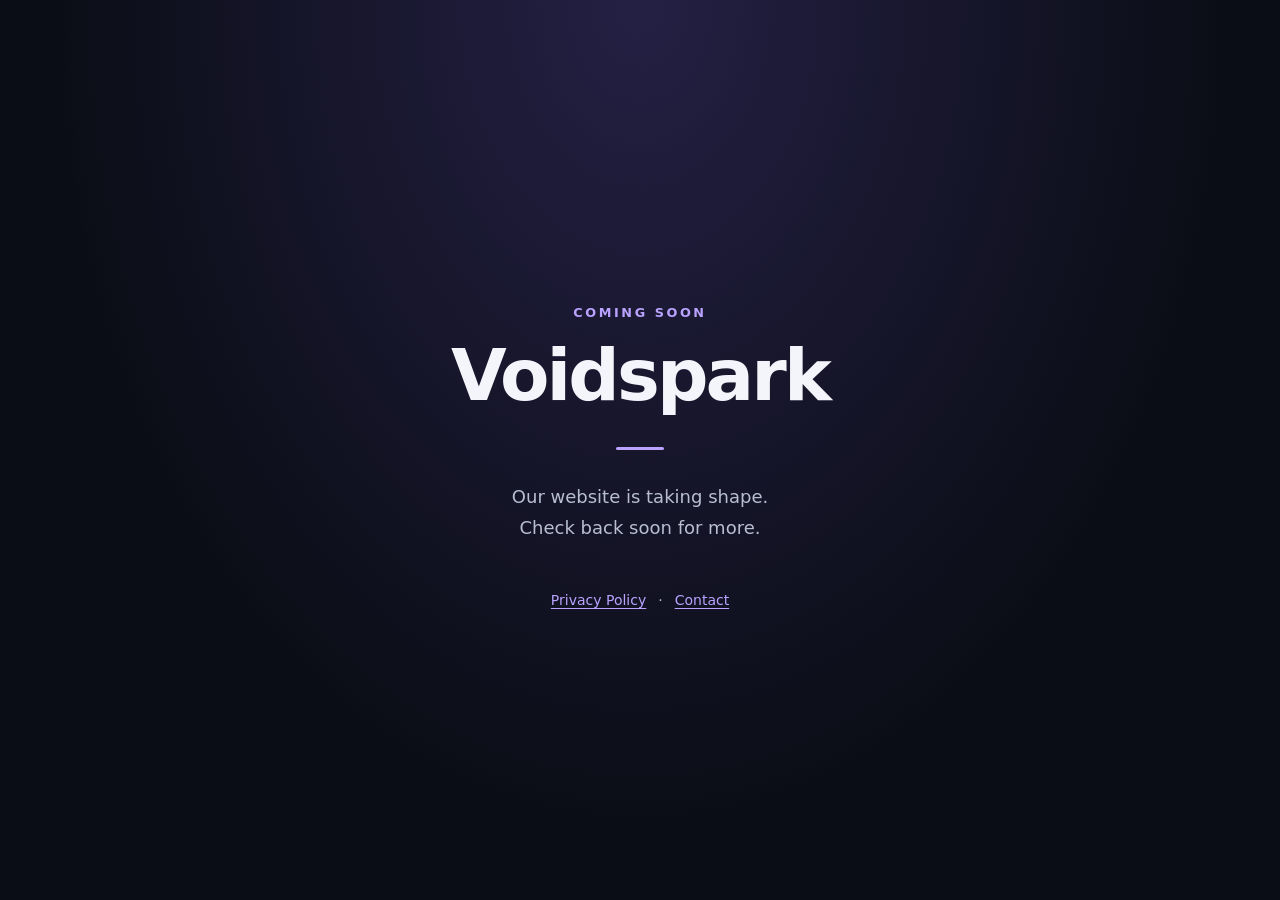
<file: index.html>
<!doctype html>
<html lang="en">
  <head>
    <meta charset="utf-8">
    <meta name="viewport" content="width=device-width, initial-scale=1">
    <meta name="description" content="Voidspark — our website is coming soon.">
    <meta name="theme-color" content="#0b0d16">
    <title>Voidspark — Coming Soon</title>
    <link rel="stylesheet" href="styles.css">
    <style>
      :root {
        color-scheme: dark;
        font-family: system-ui, -apple-system, BlinkMacSystemFont, "Segoe UI", sans-serif;
        background: #0b0d16;
        color: #f4f5fb;
      }

      * { box-sizing: border-box; }

      body {
        margin: 0;
        min-height: 100vh;
        min-height: 100svh;
        display: grid;
        place-items: center;
        padding: 2rem;
        background: radial-gradient(ellipse at top, #242044 0%, #0b0d16 65%);
      }

      main {
        width: 100%;
        max-width: 44rem;
        text-align: center;
      }

      .eyebrow {
        color: #b9a3ff;
        font-size: 0.8rem;
        font-weight: 600;
        letter-spacing: 0.2em;
        text-transform: uppercase;
      }

      h1 {
        margin: 1rem 0;
        font-size: clamp(2.5rem, 8vw, 4.5rem);
        line-height: 1.1;
        letter-spacing: -0.04em;
      }

      .description {
        margin: 0;
        color: #b8bed0;
        font-size: 1.125rem;
        line-height: 1.7;
      }

      .accent {
        width: 3rem;
        height: 3px;
        margin: 2rem auto;
        border-radius: 3px;
        background: #b9a3ff;
      }
    </style>
  </head>
  <body>
    <main>
      <p class="eyebrow">Coming soon</p>
      <h1>Voidspark</h1>
      <div class="accent" aria-hidden="true"></div>
      <p class="description">Our website is taking shape.<br>Check back soon for more.</p>
      <footer class="home-footer">
        <a href="privacy-policy.html">Privacy Policy</a>
        <span aria-hidden="true">&middot;</span>
        <a href="mailto:contact@voidspark.games">Contact</a>
      </footer>
    </main>
  </body>
</html>
</file>
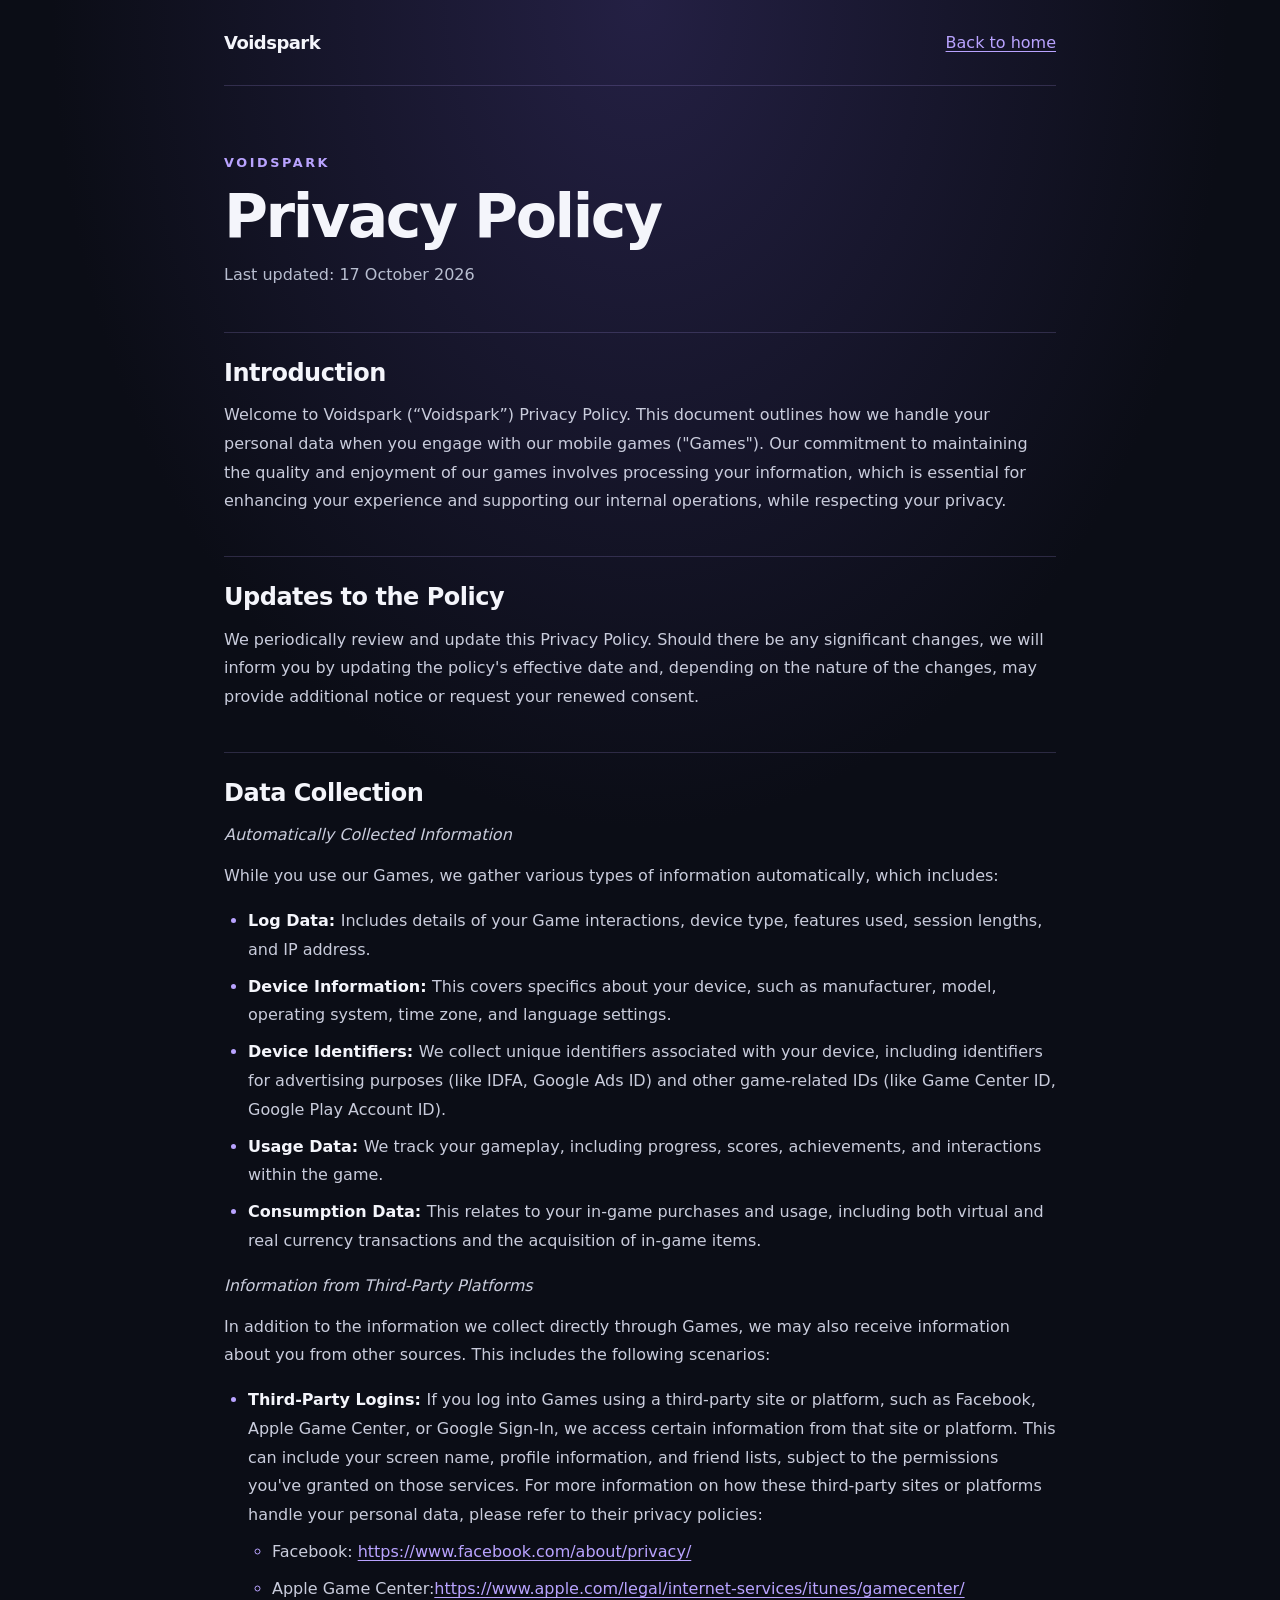
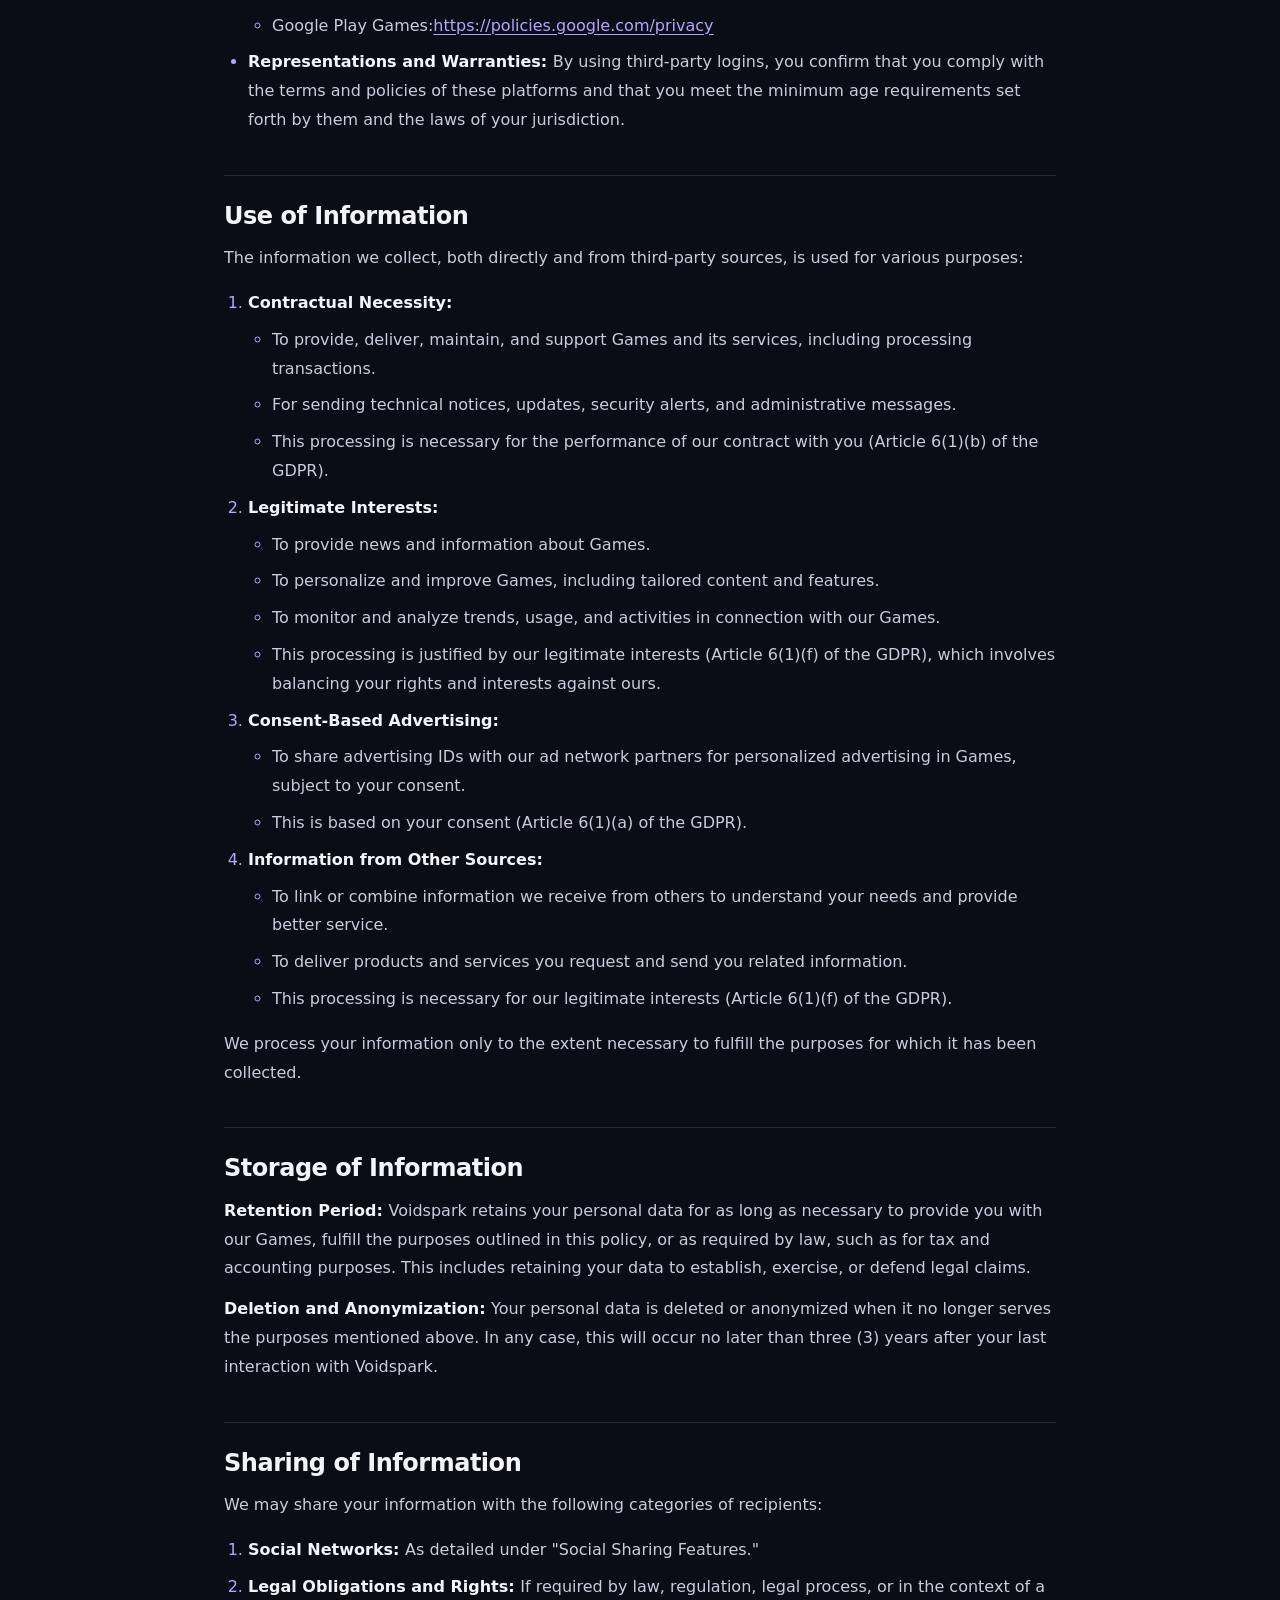
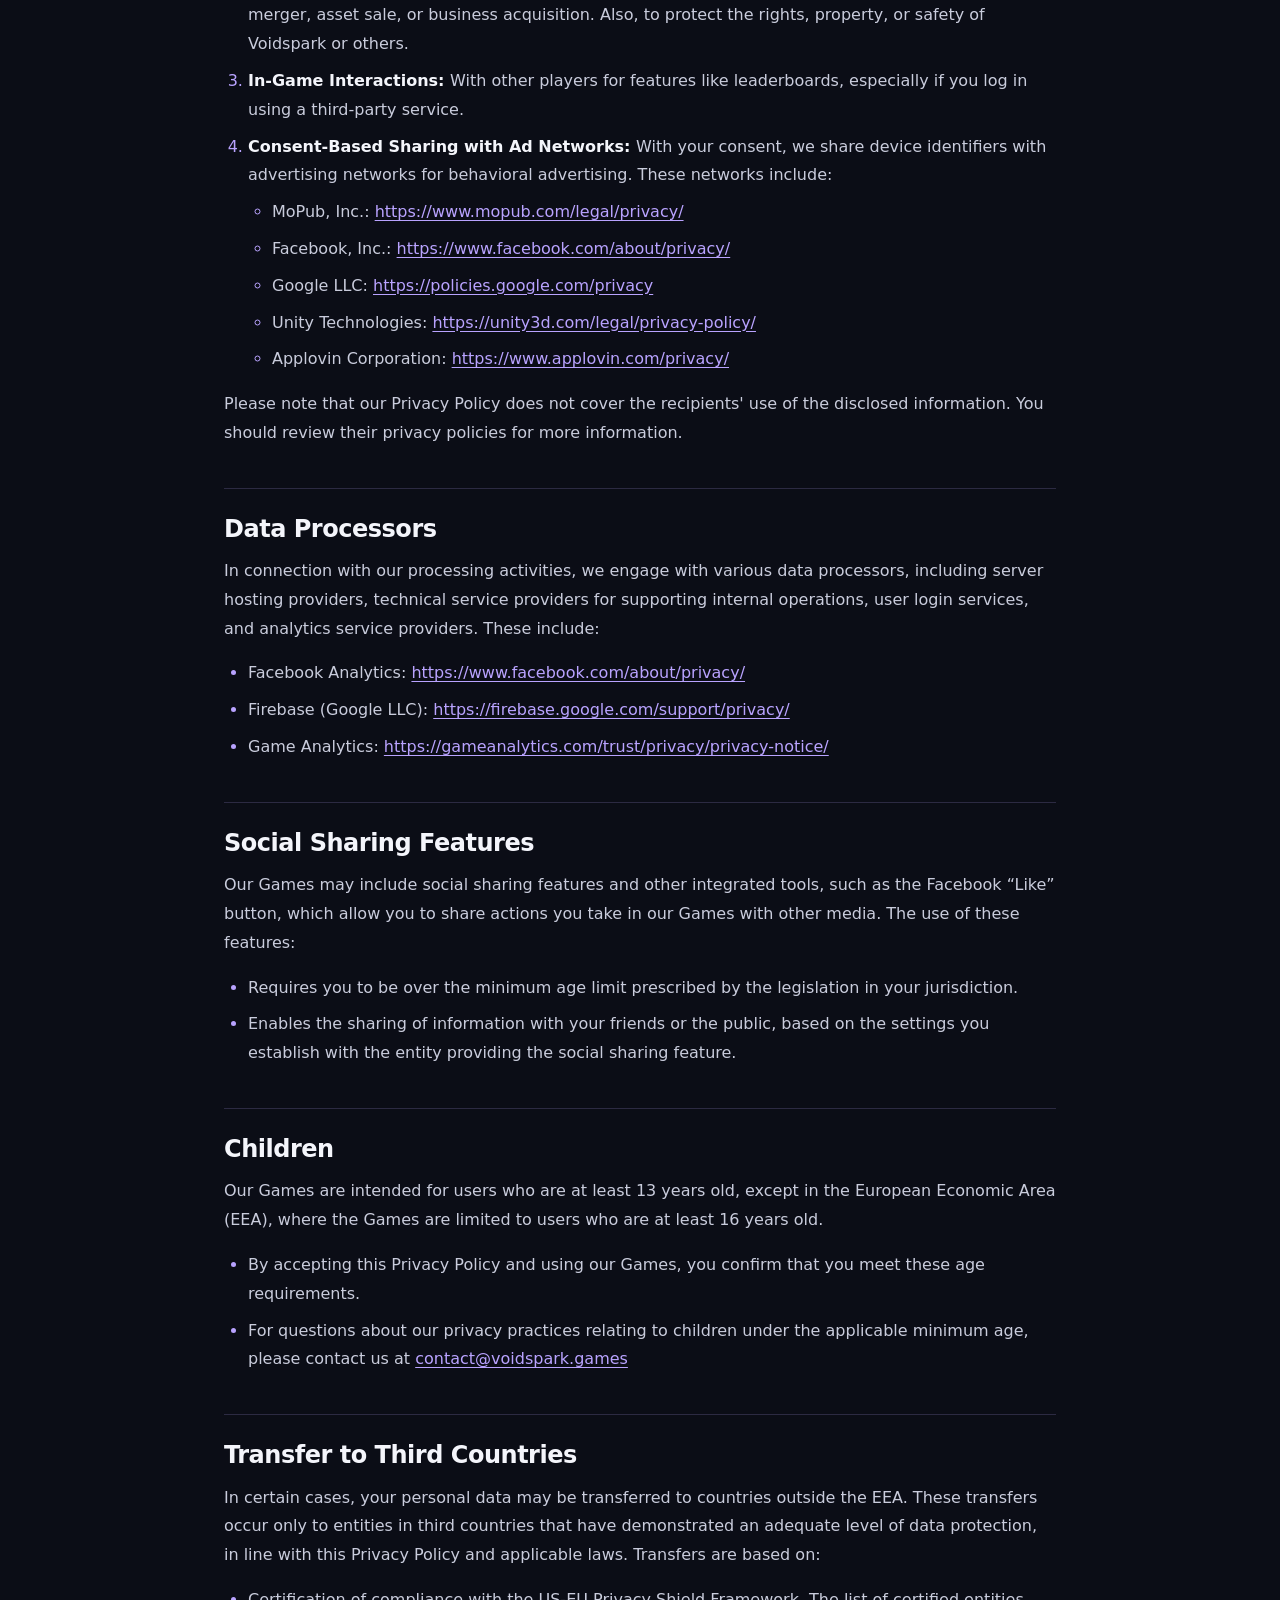
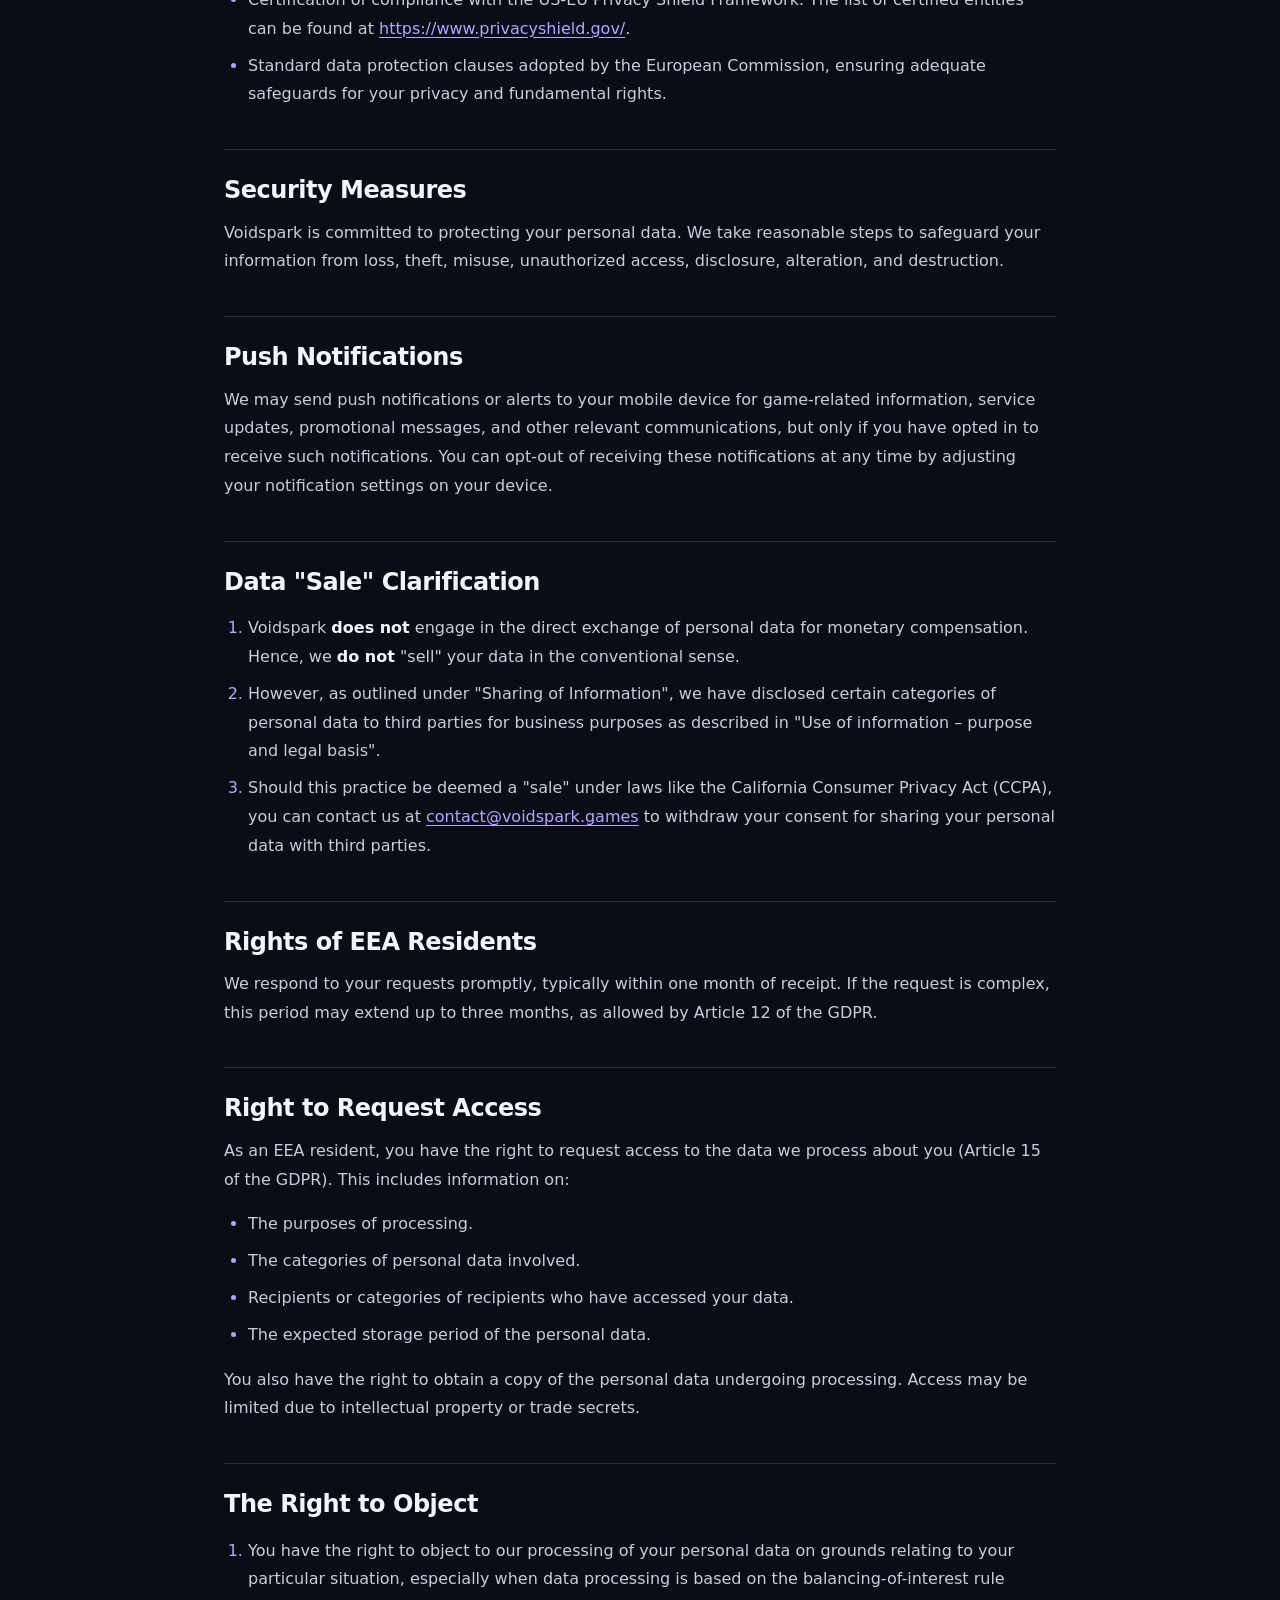
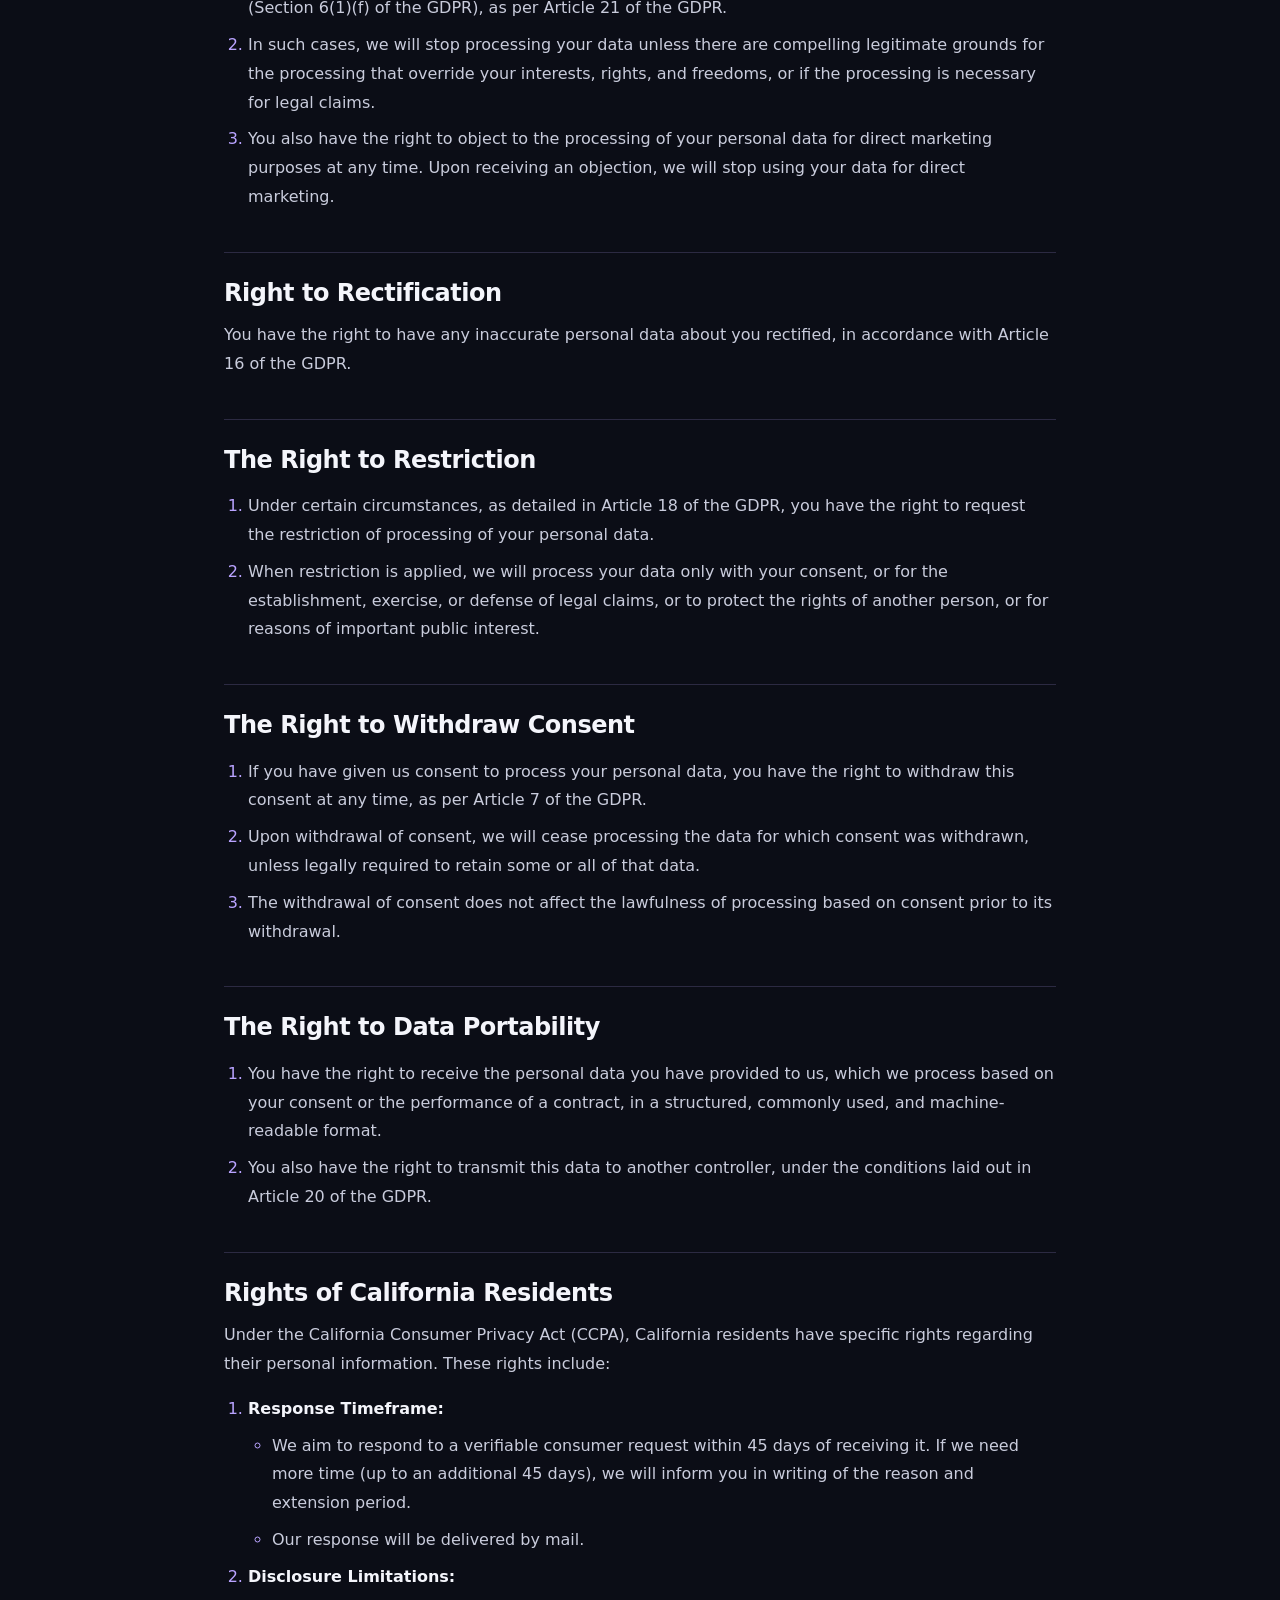
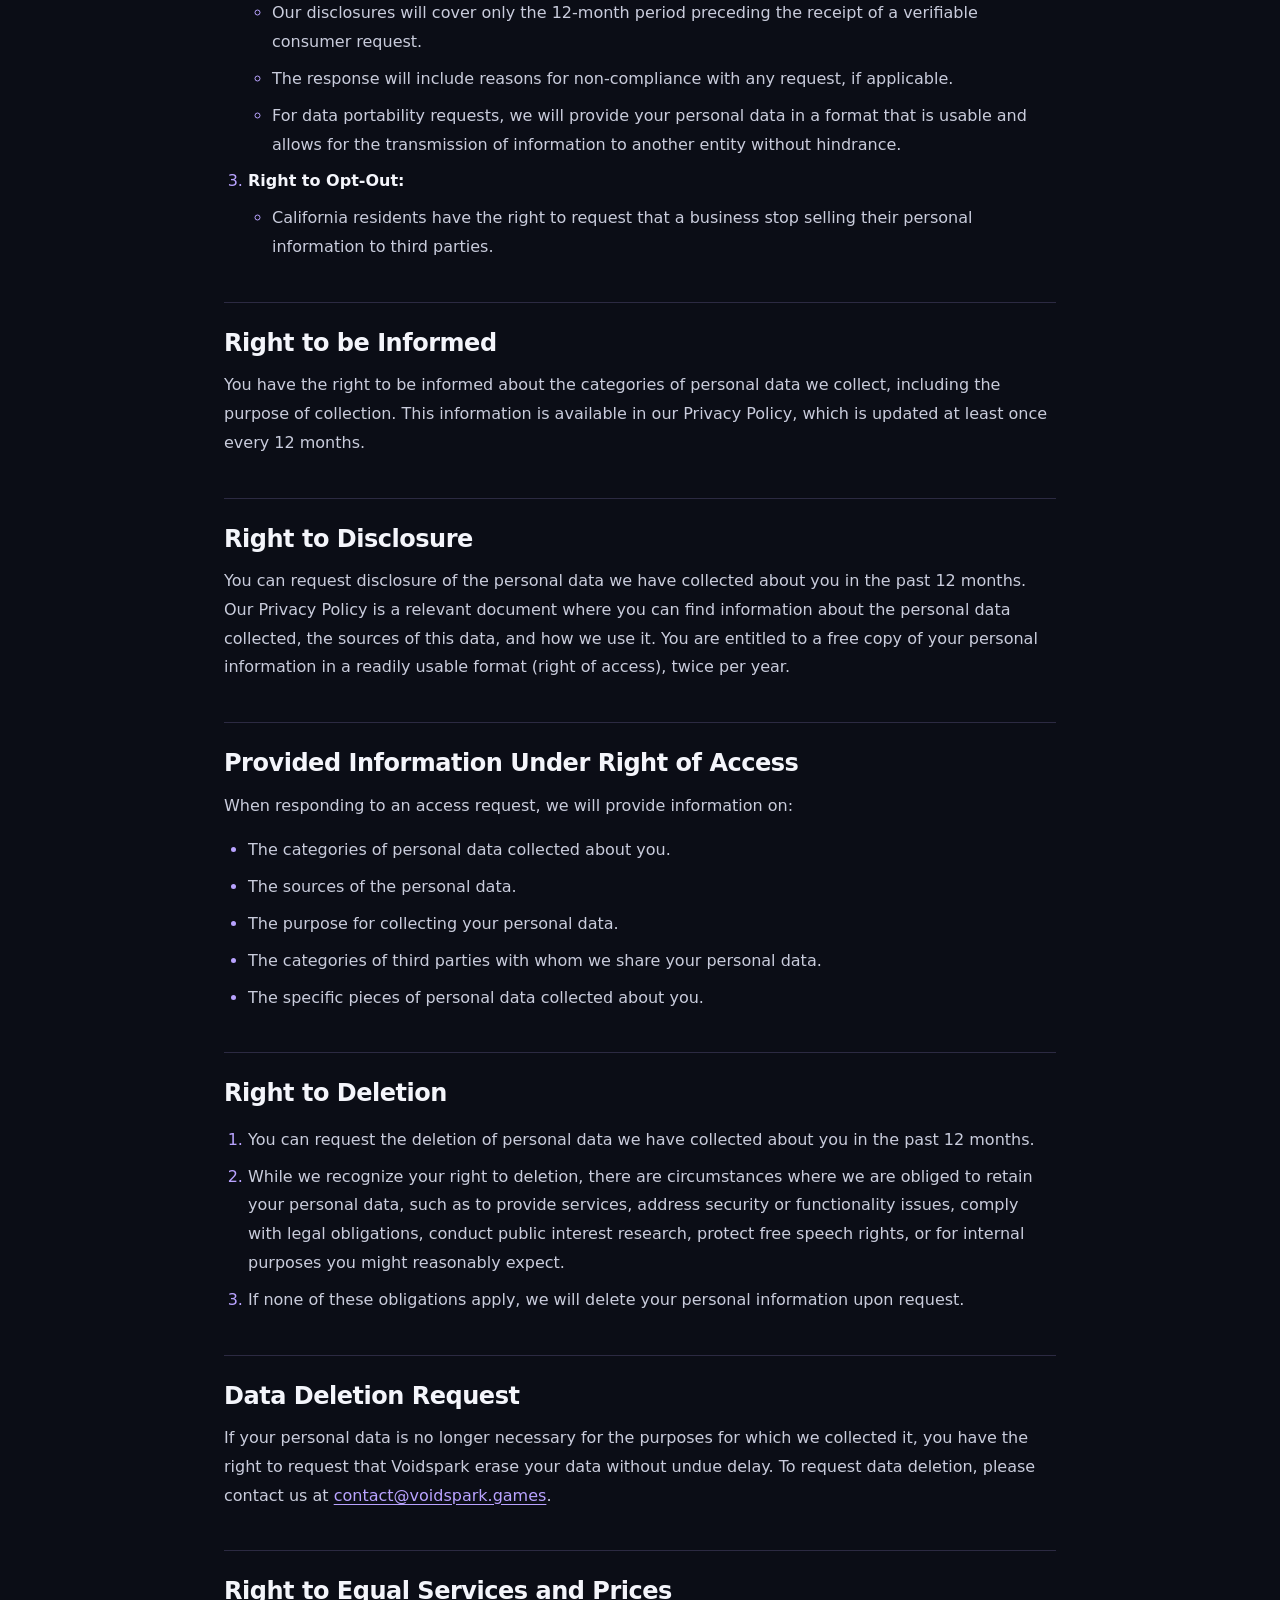
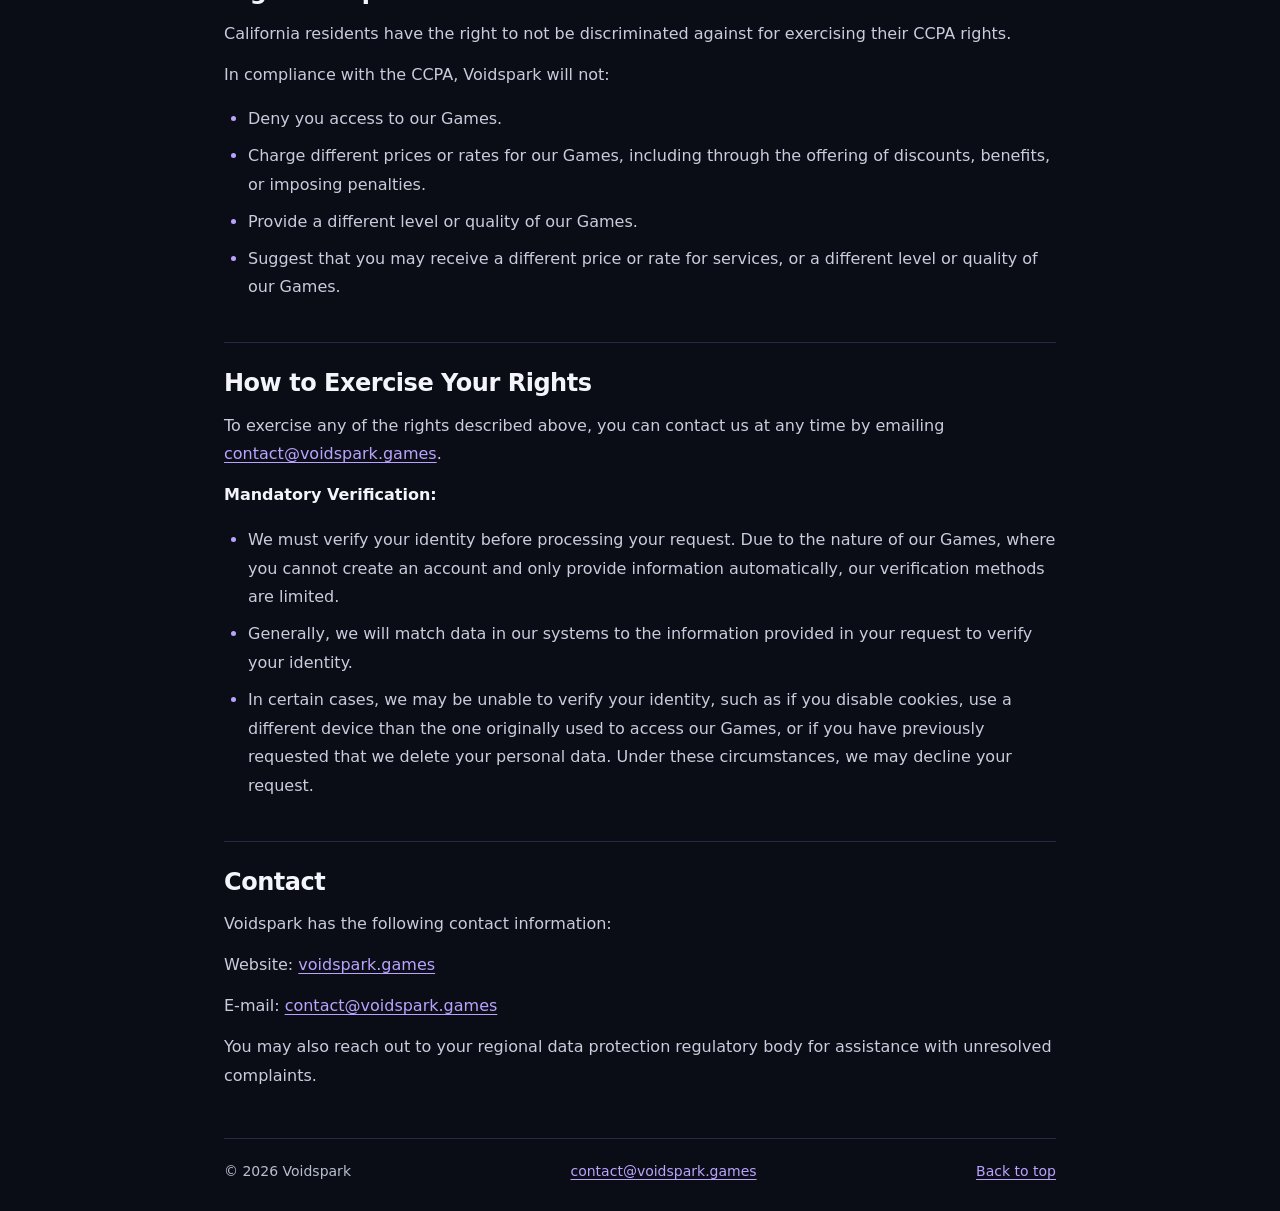
<file: privacy-policy.html>
<!doctype html>
<html lang="en">
  <head>
    <meta charset="utf-8">
    <meta name="viewport" content="width=device-width, initial-scale=1">
    <meta name="description" content="Voidspark's privacy policy: how we collect, use, and protect information in our games, and how to contact us about your data.">
    <meta name="theme-color" content="#0b0d16">
    <title>Privacy Policy — Voidspark</title>
    <link rel="stylesheet" href="styles.css">
  </head>
  <body id="top">
    <div class="policy-shell">
      <nav class="policy-nav" aria-label="Main navigation">
        <a class="brand" href="index.html">Voidspark</a>
        <a href="index.html">Back to home</a>
      </nav>
      <main>
        <header class="policy-header">
          <p class="eyebrow">Voidspark</p>
          <h1>Privacy Policy</h1>
          <p class="updated">Last updated: <time datetime="2026-10-17">17 October 2026</time></p>
        </header>
        <article class="policy-content" aria-label="Privacy policy details">
          <h2>Introduction</h2>
          <p>
                          Welcome to Voidspark (“Voidspark”) Privacy Policy. This document outlines how we handle your personal data when you engage with our mobile games ("Games"). Our commitment to maintaining the quality and enjoyment of our games involves processing your information, which is essential for enhancing your experience and supporting our internal operations, while respecting your privacy.
                      </p>

                      <h2>Updates to the Policy</h2>
                      <p>We periodically review and update this Privacy Policy. Should there be any significant changes, we will inform you by updating the policy's effective date and, depending on the nature of the changes, may provide additional notice or request your renewed consent.</p>

                      <h2>Data Collection</h2>
                      <p><i>Automatically Collected Information</i></p>
                      <p>While you use our Games, we gather various types of information automatically, which includes:</p>
                      <ul>
                          <li>
                              <strong>Log Data: </strong>Includes details of your Game interactions, device type, features used, session lengths, and IP address.
                          </li>
                          <li>
                              <strong>Device Information: </strong>This covers specifics about your device, such as manufacturer, model, operating system, time zone, and language settings.
                          </li>
                          <li>
                              <strong>Device Identifiers: </strong>We collect unique identifiers associated with your device, including identifiers for advertising purposes (like IDFA, Google Ads ID) and other game-related IDs (like Game Center ID, Google Play Account ID).
                          </li>
                          <li>
                              <strong>Usage Data: </strong>We track your gameplay, including progress, scores, achievements, and interactions within the game.
                          </li>
                          <li>
                              <strong>Consumption Data: </strong>This relates to your in-game purchases and usage, including both virtual and real currency transactions and the acquisition of in-game items.
                          </li>
                      </ul>
                      <p><i>Information from Third-Party Platforms</i></p>
                      <p>In addition to the information we collect directly through Games, we may also receive information about you from other sources. This includes the following scenarios:</p>
                      <ul>
                          <li>
                              <strong>Third-Party Logins: </strong>If you log into Games using a third-party site or platform, such as Facebook, Apple Game Center, or Google Sign-In, we access certain information from that site or platform. This can include your screen name, profile information, and friend lists, subject to the permissions you've granted on those services. For more information on how these third-party sites or platforms handle your personal data, please refer to their privacy policies:
                              <ul>
                                  <li>
                                      Facebook: <a href="https://www.facebook.com/about/privacy/">https://www.facebook.com/about/privacy/</a>
                                  </li>
                                  <li>
                                      Apple Game Center:<a href="https://www.apple.com/legal/internet-services/itunes/gamecenter/">https://www.apple.com/legal/internet-services/itunes/gamecenter/</a>
                                  </li>
                                  <li>
                                      Google Play Games:<a href="https://policies.google.com/privacy">https://policies.google.com/privacy</a>
                                  </li>
                              </ul>
                          </li>
                          <li>
                              <strong>Representations and Warranties: </strong>By using third-party logins, you confirm that you comply with the terms and policies of these platforms and that you meet the minimum age requirements set forth by them and the laws of your jurisdiction.
                          </li>
                      </ul>

                      <h2>Use of Information</h2>
                      <p>The information we collect, both directly and from third-party sources, is used for various purposes:</p>
                      <ol>
                          <li>
                              <strong>Contractual Necessity: </strong>
                              <ul>
                                  <li>
                                      To provide, deliver, maintain, and support Games and its services, including processing transactions.
                                  </li>
                                  <li>
                                      For sending technical notices, updates, security alerts, and administrative messages.
                                  </li>
                                  <li>
                                      This processing is necessary for the performance of our contract with you (Article 6(1)(b) of the GDPR).
                                  </li>
                              </ul>
                          </li>

                          <li>
                              <strong>Legitimate Interests: </strong>
                              <ul>
                                  <li>
                                      To provide news and information about Games.
                                  </li>
                                  <li>
                                      To personalize and improve Games, including tailored content and features.
                                  </li>
                                  <li>
                                      To monitor and analyze trends, usage, and activities in connection with our Games.
                                  </li>
                                  <li>
                                      This processing is justified by our legitimate interests (Article 6(1)(f) of the GDPR), which involves balancing your rights and interests against ours.
                                  </li>
                              </ul>
                          </li>

                          <li>
                              <strong>Consent-Based Advertising: </strong>
                              <ul>
                                  <li>
                                      To share advertising IDs with our ad network partners for personalized advertising in Games, subject to your consent.
                                  </li>
                                  <li>
                                      This is based on your consent (Article 6(1)(a) of the GDPR).
                                  </li>
                              </ul>
                          </li>

                          <li>
                              <strong>Information from Other Sources: </strong>
                              <ul>
                                  <li>
                                      To link or combine information we receive from others to understand your needs and provide better service.
                                  </li>
                                  <li>
                                      To deliver products and services you request and send you related information.
                                  </li>
                                  <li>
                                      This processing is necessary for our legitimate interests (Article 6(1)(f) of the GDPR).
                                  </li>
                              </ul>
                          </li>
                      </ol>
                      <p>We process your information only to the extent necessary to fulfill the purposes for which it has been collected.</p>

                      <h2>Storage of Information</h2>
                      <p><strong>Retention Period: </strong>Voidspark retains your personal data for as long as necessary to provide you with our Games, fulfill the purposes outlined in this policy, or as required by law, such as for tax and accounting purposes. This includes retaining your data to establish, exercise, or defend legal claims.</p>
                      <p><strong>Deletion and Anonymization: </strong>Your personal data is deleted or anonymized when it no longer serves the purposes mentioned above. In any case, this will occur no later than three (3) years after your last interaction with Voidspark.</p>

                      <h2>Sharing of Information</h2>
                      <p>We may share your information with the following categories of recipients:</p>
                      <ol>
                          <li>
                              <strong>Social Networks: </strong>As detailed under "Social Sharing Features."
                          </li>
                          <li>
                              <strong>Legal Obligations and Rights: </strong>If required by law, regulation, legal process, or in the context of a merger, asset sale, or business acquisition. Also, to protect the rights, property, or safety of Voidspark or others.
                          </li>
                          <li>
                              <strong>In-Game Interactions: </strong>With other players for features like leaderboards, especially if you log in using a third-party service.
                          </li>
                          <li>
                              <strong>Consent-Based Sharing with Ad Networks: </strong>With your consent, we share device identifiers with advertising networks for behavioral advertising. These networks include:
                              <ul>
                                  <li>
                                      MoPub, Inc.: <a href="https://www.mopub.com/legal/privacy/">https://www.mopub.com/legal/privacy/</a>
                                  </li>
                                  <li>
                                      Facebook, Inc.: <a href="https://www.facebook.com/about/privacy/">https://www.facebook.com/about/privacy/</a>
                                  </li>
                                  <li>
                                      Google LLC: <a href="https://policies.google.com/privacy">https://policies.google.com/privacy</a>
                                  </li>
                                  <li>
                                      Unity Technologies: <a href="https://unity3d.com/legal/privacy-policy">https://unity3d.com/legal/privacy-policy/</a>
                                  </li>
                                  <li>
                                      Applovin Corporation: <a href="https://www.applovin.com/privacy/">https://www.applovin.com/privacy/</a>
                                  </li>
                              </ul>
                          </li>
                      </ol>
                      <p>Please note that our Privacy Policy does not cover the recipients' use of the disclosed information. You should review their privacy policies for more information.</p>

                      <h2>Data Processors</h2>
                      <p>In connection with our processing activities, we engage with various data processors, including server hosting providers, technical service providers for supporting internal operations, user login services, and analytics service providers. These include:</p>
                      <ul>
                          <li>
                              Facebook Analytics:  <a href="https://www.facebook.com/about/privacy/">https://www.facebook.com/about/privacy/</a>
                          </li>
                          <li>
                              Firebase (Google LLC): <a href="https://firebase.google.com/support/privacy/">https://firebase.google.com/support/privacy/</a>
                          </li>
                          <li>
                              Game Analytics: <a href="https://gameanalytics.com/trust/privacy/privacy-notice">https://gameanalytics.com/trust/privacy/privacy-notice/</a>
                          </li>
                      </ul>

                      <h2>Social Sharing Features</h2>
                      <p>Our Games may include social sharing features and other integrated tools, such as the Facebook “Like” button, which allow you to share actions you take in our Games with other media. The use of these features:</p>
                      <ul>
                          <li>
                              Requires you to be over the minimum age limit prescribed by the legislation in your jurisdiction.
                          </li>
                          <li>
                              Enables the sharing of information with your friends or the public, based on the settings you establish with the entity providing the social sharing feature.
                          </li>
                      </ul>

                      <h2>Children</h2>
                      <p>Our Games are intended for users who are at least 13 years old, except in the European Economic Area (EEA), where the Games are limited to users who are at least 16 years old.</p>
                      <ul>
                          <li>
                              By accepting this Privacy Policy and using our Games, you confirm that you meet these age requirements.
                          </li>
                          <li>
                              For questions about our privacy practices relating to children under the applicable minimum age, please contact us at <a href="mailto:contact@voidspark.games">contact@voidspark.games</a>
                          </li>
                      </ul>

                      <h2>Transfer to Third Countries</h2>
                      <p>In certain cases, your personal data may be transferred to countries outside the EEA. These transfers occur only to entities in third countries that have demonstrated an adequate level of data protection, in line with this Privacy Policy and applicable laws.
                          Transfers are based on:
                      </p>
                      <ul>
                          <li>
                              Certification of compliance with the US-EU Privacy Shield Framework. The list of certified entities can be found at <a href="https://www.privacyshield.gov/">https://www.privacyshield.gov/</a>.
                          </li>
                          <li>
                              Standard data protection clauses adopted by the European Commission, ensuring adequate safeguards for your privacy and fundamental rights.
                          </li>
                      </ul>

                      <h2>Security Measures</h2>
                      <p>Voidspark is committed to protecting your personal data. We take reasonable steps to safeguard your information from loss, theft, misuse, unauthorized access, disclosure, alteration, and destruction.</p>

                      <h2>Push Notifications</h2>
                      <p>We may send push notifications or alerts to your mobile device for game-related information, service updates, promotional messages, and other relevant communications, but only if you have opted in to receive such notifications. You can opt-out of receiving these notifications at any time by adjusting your notification settings on your device.</p>


                      <h2>Data "Sale" Clarification</h2>
                      <ol>
                          <li>
                              Voidspark <strong>does not</strong> engage in the direct exchange of personal data for monetary compensation. Hence, we <strong>do not</strong> "sell" your data in the conventional sense.
                          </li>
                          <li>
                              However, as outlined under "Sharing of Information", we have disclosed certain categories of personal data to third parties for business purposes as described in "Use of information – purpose and legal basis".
                          </li>
          	            <li>
                              Should this practice be deemed a "sale" under laws like the California Consumer Privacy Act (CCPA), you can contact us at <a href="mailto:contact@voidspark.games">contact@voidspark.games</a> to withdraw your consent for sharing your personal data with third parties.
                          </li>
                      </ol>
            

                      <h2>Rights of EEA Residents</h2>
                      <p>We respond to your requests promptly, typically within one month of receipt. If the request is complex, this period may extend up to three months, as allowed by Article 12 of the GDPR.</p>

                      <h2>Right to Request Access</h2>
                      <p>As an EEA resident, you have the right to request access to the data we process about you (Article 15 of the GDPR). This includes information on:</p>
                      <ul>
                          <li>
                              The purposes of processing.
                          </li>
                          <li>
                              The categories of personal data involved.
                          </li>
                          <li>
                              Recipients or categories of recipients who have accessed your data.
                          </li>
                          <li>
                              The expected storage period of the personal data.
                          </li>
                      </ul>
                      <p>You also have the right to obtain a copy of the personal data undergoing processing. Access may be limited due to intellectual property or trade secrets.</p>

                      <h2>The Right to Object</h2>
                      <ol>
                          <li>
                              You have the right to object to our processing of your personal data on grounds relating to your particular situation, especially when data processing is based on the balancing-of-interest rule (Section 6(1)(f) of the GDPR), as per Article 21 of the GDPR.
                          </li>
                          <li>
                              In such cases, we will stop processing your data unless there are compelling legitimate grounds for the processing that override your interests, rights, and freedoms, or if the processing is necessary for legal claims.
                          </li>
                          <li>
                              You also have the right to object to the processing of your personal data for direct marketing purposes at any time. Upon receiving an objection, we will stop using your data for direct marketing.
                          </li>
                      </ol>

                      <h2>Right to Rectification</h2>
                      <p>You have the right to have any inaccurate personal data about you rectified, in accordance with Article 16 of the GDPR.</p>

                      <h2>The Right to Restriction</h2>
                      <ol>
                          <li>
                              Under certain circumstances, as detailed in Article 18 of the GDPR, you have the right to request the restriction of processing of your personal data.
                          </li>
                          <li>
                              When restriction is applied, we will process your data only with your consent, or for the establishment, exercise, or defense of legal claims, or to protect the rights of another person, or for reasons of important public interest.
                          </li>
                      </ol>

                      <h2>The Right to Withdraw Consent</h2>
                      <ol>
                          <li>
                              If you have given us consent to process your personal data, you have the right to withdraw this consent at any time, as per Article 7 of the GDPR.
                          </li>
                          <li>
                              Upon withdrawal of consent, we will cease processing the data for which consent was withdrawn, unless legally required to retain some or all of that data.
                          </li>
                          <li>
                              The withdrawal of consent does not affect the lawfulness of processing based on consent prior to its withdrawal.
                          </li>
                      </ol>

                      <h2>The Right to Data Portability</h2>
                      <ol>
                          <li>
                              You have the right to receive the personal data you have provided to us, which we process based on your consent or the performance of a contract, in a structured, commonly used, and machine-readable format.
                          </li>
                          <li>
                              You also have the right to transmit this data to another controller, under the conditions laid out in Article 20 of the GDPR.
                          </li>
                      </ol>

                      <h2>Rights of California Residents</h2>
                      <p>Under the California Consumer Privacy Act (CCPA), California residents have specific rights regarding their personal information. These rights include:</p>
                      <ol>
                          <li>
                              <strong>Response Timeframe: </strong>
                              <ul>
                                  <li>
                                      We aim to respond to a verifiable consumer request within 45 days of receiving it. If we need more time (up to an additional 45 days), we will inform you in writing of the reason and extension period.
                                  </li>
                                  <li>
                                      Our response will be delivered by mail.
                                  </li>
                              </ul>
                          </li>
                          <li>
                              <strong>Disclosure Limitations: </strong>
                              <ul>
                                  <li>
                                      Our disclosures will cover only the 12-month period preceding the receipt of a verifiable consumer request.
                                  </li>
                                  <li>
                                      The response will include reasons for non-compliance with any request, if applicable.
                                  </li>
                                  <li>
                                      For data portability requests, we will provide your personal data in a format that is usable and allows for the transmission of information to another entity without hindrance.
                                  </li>
                              </ul>
                          </li>
                          <li>
                              <strong>Right to Opt-Out: </strong>
                              <ul>
                              <li>California residents have the right to request that a business stop selling their personal information to third parties.</li>
                          </ul>
                          </li>
                      </ol>

                      <h2>Right to be Informed</h2>
                      <p>You have the right to be informed about the categories of personal data we collect, including the purpose of collection. This information is available in our Privacy Policy, which is updated at least once every 12 months.</p>

                      <h2>Right to Disclosure</h2>
                      <p>You can request disclosure of the personal data we have collected about you in the past 12 months. Our Privacy Policy is a relevant document where you can find information about the personal data collected, the sources of this data, and how we use it. You are entitled to a free copy of your personal information in a readily usable format (right of access), twice per year.</p>

                      <h2>Provided Information Under Right of Access</h2>
                      <p>When responding to an access request, we will provide information on:</p>
                      <ul>
                          <li>
                              The categories of personal data collected about you.
                          </li>
                          <li>
                              The sources of the personal data.
                          </li>
                          <li>
                              The purpose for collecting your personal data.
                          </li>
                          <li>
                              The categories of third parties with whom we share your personal data.
                          </li>
                          <li>
                              The specific pieces of personal data collected about you.
                          </li>
                      </ul>

                      <h2>Right to Deletion</h2>
                      <ol>
                          <li>
                              You can request the deletion of personal data we have collected about you in the past 12 months.
                          </li>
                          <li>
                              While we recognize your right to deletion, there are circumstances where we are obliged to retain your personal data, such as to provide services, address security or functionality issues, comply with legal obligations, conduct public interest research, protect free speech rights, or for internal purposes you might reasonably expect.
                          </li>
                          <li>
                              If none of these obligations apply, we will delete your personal information upon request.
                          </li>
                      </ol>

                      <h2>Data Deletion Request</h2>
                      <p>If your personal data is no longer necessary for the purposes for which we collected it, you have the right to request that Voidspark erase your data without undue delay. To request data deletion, please contact us at <a href="mailto:contact@voidspark.games">contact@voidspark.games</a>.</p>

                      <h2>Right to Equal Services and Prices</h2>
                      <p>California residents have the right to not be discriminated against for exercising their CCPA rights.</p>
                      <p>In compliance with the CCPA, Voidspark will not:</p>
                      <ul>
                          <li>
                              Deny you access to our Games.
                          </li>
                          <li>
                              Charge different prices or rates for our Games, including through the offering of discounts, benefits, or imposing penalties.
                          </li>
                          <li>
                              Provide a different level or quality of our Games.
                          </li>
                          <li>
                              Suggest that you may receive a different price or rate for services, or a different level or quality of our Games.
                          </li>
                      </ul>

          <h2>How to Exercise Your Rights</h2>
                      <p>To exercise any of the rights described above, you can contact us at any time by emailing <a href="mailto:contact@voidspark.games">contact@voidspark.games</a>.</p>
                      <p><strong>Mandatory Verification:</strong></p>
                      <ul>
                          <li>
                              We must verify your identity before processing your request. Due to the nature of our Games, where you cannot create an account and only provide information automatically, our verification methods are limited.
                          </li>
                          <li>
                              Generally, we will match data in our systems to the information provided in your request to verify your identity.
                          </li>
                          <li>
                              In certain cases, we may be unable to verify your identity, such as if you disable cookies, use a different device than the one originally used to access our Games, or if you have previously requested that we delete your personal data. Under these circumstances, we may decline your request.
                          </li>
                      </ul>

                      <h2>Contact</h2>
                      <p>Voidspark has the following contact information:</p>
                      <p>Website: <a href="https://voidspark.games/">voidspark.games</a></p>
                      <p>E-mail: <a href="mailto:contact@voidspark.games">contact@voidspark.games</a></p>
                      <p>You may also reach out to your regional data protection regulatory body for assistance with unresolved complaints.</p>
        </article>
      </main>
      <footer class="policy-footer">
        <span>&copy; 2026 Voidspark</span>
        <a href="mailto:contact@voidspark.games">contact@voidspark.games</a>
        <a href="#top">Back to top</a>
      </footer>
    </div>
  </body>
</html>
</file>
<file: styles.css>
:root {
  color-scheme: dark;
  font-family: system-ui, -apple-system, BlinkMacSystemFont, "Segoe UI", sans-serif;
  background: #0b0d16;
  color: #f4f5fb;
}

* { box-sizing: border-box; }

body {
  margin: 0;
  min-height: 100vh;
  min-height: 100svh;
  background: radial-gradient(ellipse at top, #242044 0%, #0b0d16 65%) no-repeat;
  background-size: 100% 100vh;
}

a {
  color: #b9a3ff;
  text-underline-offset: 0.2em;
  overflow-wrap: anywhere;
}

a:hover { color: #ded3ff; }

a:focus-visible {
  outline: 2px solid #b9a3ff;
  outline-offset: 5px;
  border-radius: 2px;
}

.home-footer {
  display: flex;
  justify-content: center;
  flex-wrap: wrap;
  gap: 0.75rem;
  margin-top: 3rem;
  color: #b8bed0;
  font-size: 0.875rem;
}

.policy-shell {
  width: min(100% - 3rem, 52rem);
  margin: 0 auto;
}

.policy-nav {
  display: flex;
  align-items: center;
  justify-content: space-between;
  gap: 1rem;
  padding: 2rem 0;
  border-bottom: 1px solid #b9a3ff30;
}

.brand {
  color: #f4f5fb;
  font-size: 1.125rem;
  font-weight: 700;
  letter-spacing: -0.03em;
  text-decoration: none;
}

.policy-header { padding: 3.5rem 0 2rem; }

.eyebrow {
  color: #b9a3ff;
  font-size: 0.8rem;
  font-weight: 600;
  letter-spacing: 0.2em;
  text-transform: uppercase;
}

.policy-header h1 {
  margin: 0.75rem 0 1rem;
  font-size: clamp(2.25rem, 7vw, 3.75rem);
  line-height: 1.1;
  letter-spacing: -0.04em;
}

.updated { color: #b8bed0; }

.policy-content {
  color: #c9ccdc;
  line-height: 1.8;
  overflow-wrap: anywhere;
}

.policy-content h2 {
  margin: 2.5rem 0 0.75rem;
  padding-top: 1.5rem;
  border-top: 1px solid #b9a3ff30;
  color: #f4f5fb;
  font-size: clamp(1.25rem, 4vw, 1.5rem);
  line-height: 1.35;
  letter-spacing: -0.02em;
}

.policy-content h2:first-child { margin-top: 0; }
.policy-content p { margin: 0.75rem 0; }
.policy-content strong { color: #f4f5fb; }
.policy-content ul, .policy-content ol { padding-left: 1.5rem; }
.policy-content li { margin: 0.5rem 0; }
.policy-content li::marker { color: #b9a3ff; }

.policy-footer {
  display: flex;
  justify-content: space-between;
  flex-wrap: wrap;
  gap: 1rem;
  margin-top: 3rem;
  padding: 1.5rem 0 2rem;
  border-top: 1px solid #b9a3ff30;
  color: #b8bed0;
  font-size: 0.875rem;
}
</file>
